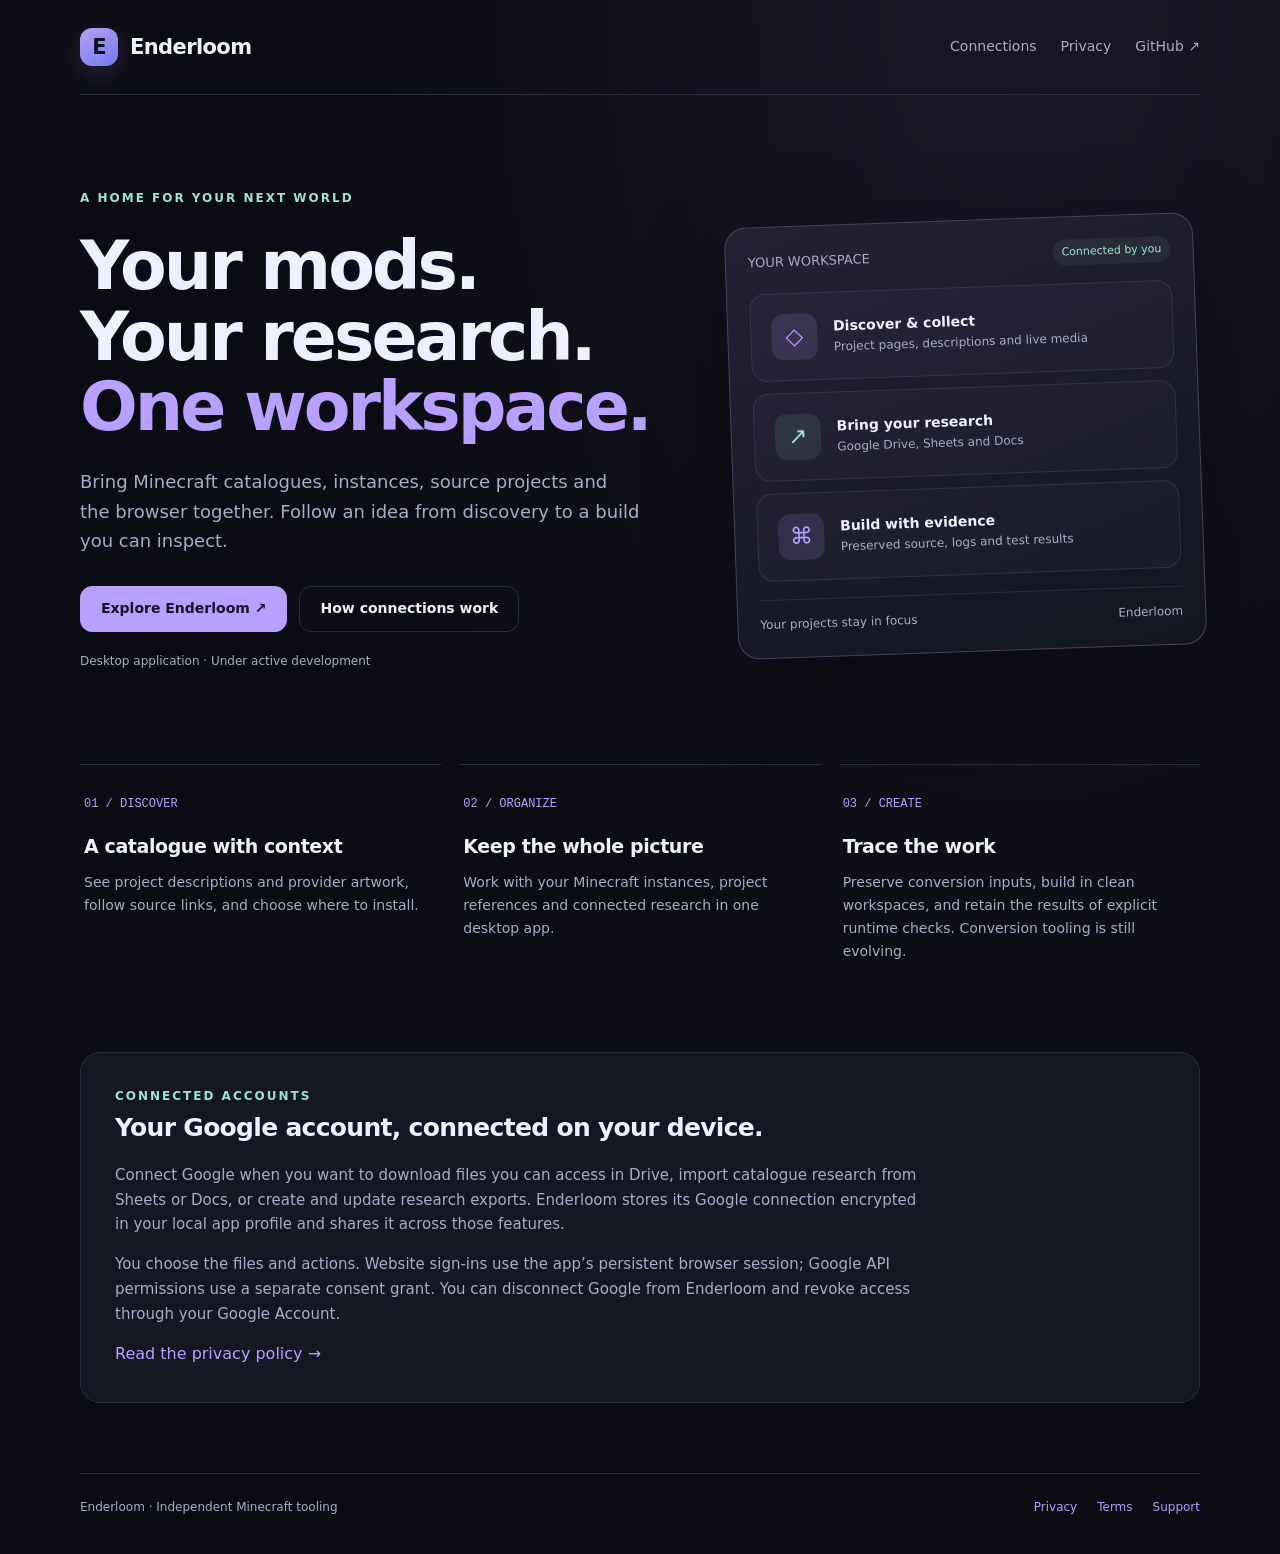
<file: index.html>
<!doctype html><html lang="en"><head><meta charset="utf-8"><meta name="robots" content="noindex,nofollow,noarchive"><meta name="viewport" content="width=device-width,initial-scale=1"><meta name="description" content="Enderloom is a desktop workspace for Minecraft catalogues, connected research, instances and mod development."><meta name="theme-color" content="#0b0c13"><title>Enderloom — Your Minecraft workspace</title><link rel="stylesheet" href="style.css"></head><body><a class="skip" href="#main">Skip to content</a><div class="wrap"><header><a class="brand" href="./"><span class="mark" aria-hidden="true">E</span>Enderloom</a><nav aria-label="Main"><a href="#connections">Connections</a><a href="privacy.html">Privacy</a><a href="https://github.com/Herbertofury/Enderloom">GitHub ↗</a></nav></header><main id="main"><section class="hero"><div><div class="eyebrow">A home for your next world</div><h1>Your mods.<br>Your research.<br><span>One workspace.</span></h1><p class="intro">Bring Minecraft catalogues, instances, source projects and the browser together. Follow an idea from discovery to a build you can inspect.</p><div class="actions"><a class="button primary" href="https://github.com/Herbertofury/Enderloom">Explore Enderloom ↗</a><a class="button" href="#connections">How connections work</a></div><p class="note">Desktop application · Under active development</p></div><div class="workspace" aria-label="Illustration of Enderloom’s connected workspace"><div class="top"><span>YOUR WORKSPACE</span><span class="status">Connected by you</span></div><div class="project"><span class="glyph" aria-hidden="true">◇</span><div><strong>Discover &amp; collect</strong><small>Project pages, descriptions and live media</small></div></div><div class="project"><span class="glyph" aria-hidden="true">↗</span><div><strong>Bring your research</strong><small>Google Drive, Sheets and Docs</small></div></div><div class="project"><span class="glyph" aria-hidden="true">⌘</span><div><strong>Build with evidence</strong><small>Preserved source, logs and test results</small></div></div><div class="rail"><span>Your projects stay in focus</span><span>Enderloom</span></div></div></section><section class="features" aria-label="Features"><article class="feature"><span class="number">01 / DISCOVER</span><h2>A catalogue with context</h2><p>See project descriptions and provider artwork, follow source links, and choose where to install.</p></article><article class="feature"><span class="number">02 / ORGANIZE</span><h2>Keep the whole picture</h2><p>Work with your Minecraft instances, project references and connected research in one desktop app.</p></article><article class="feature"><span class="number">03 / CREATE</span><h2>Trace the work</h2><p>Preserve conversion inputs, build in clean workspaces, and retain the results of explicit runtime checks. Conversion tooling is still evolving.</p></article></section><section class="account" id="connections"><div class="eyebrow">Connected accounts</div><h2>Your Google account, connected on your device.</h2><p>Connect Google when you want to download files you can access in Drive, import catalogue research from Sheets or Docs, or create and update research exports. Enderloom stores its Google connection encrypted in your local app profile and shares it across those features.</p><p>You choose the files and actions. Website sign-ins use the app’s persistent browser session; Google API permissions use a separate consent grant. You can disconnect Google from Enderloom and revoke access through your Google Account.</p><a href="privacy.html">Read the privacy policy →</a></section></main><footer><span>Enderloom · Independent Minecraft tooling</span><div><a href="privacy.html">Privacy</a><a href="terms.html">Terms</a><a href="https://github.com/Herbertofury/Enderloom/issues">Support</a></div></footer></div></body></html>
</file>
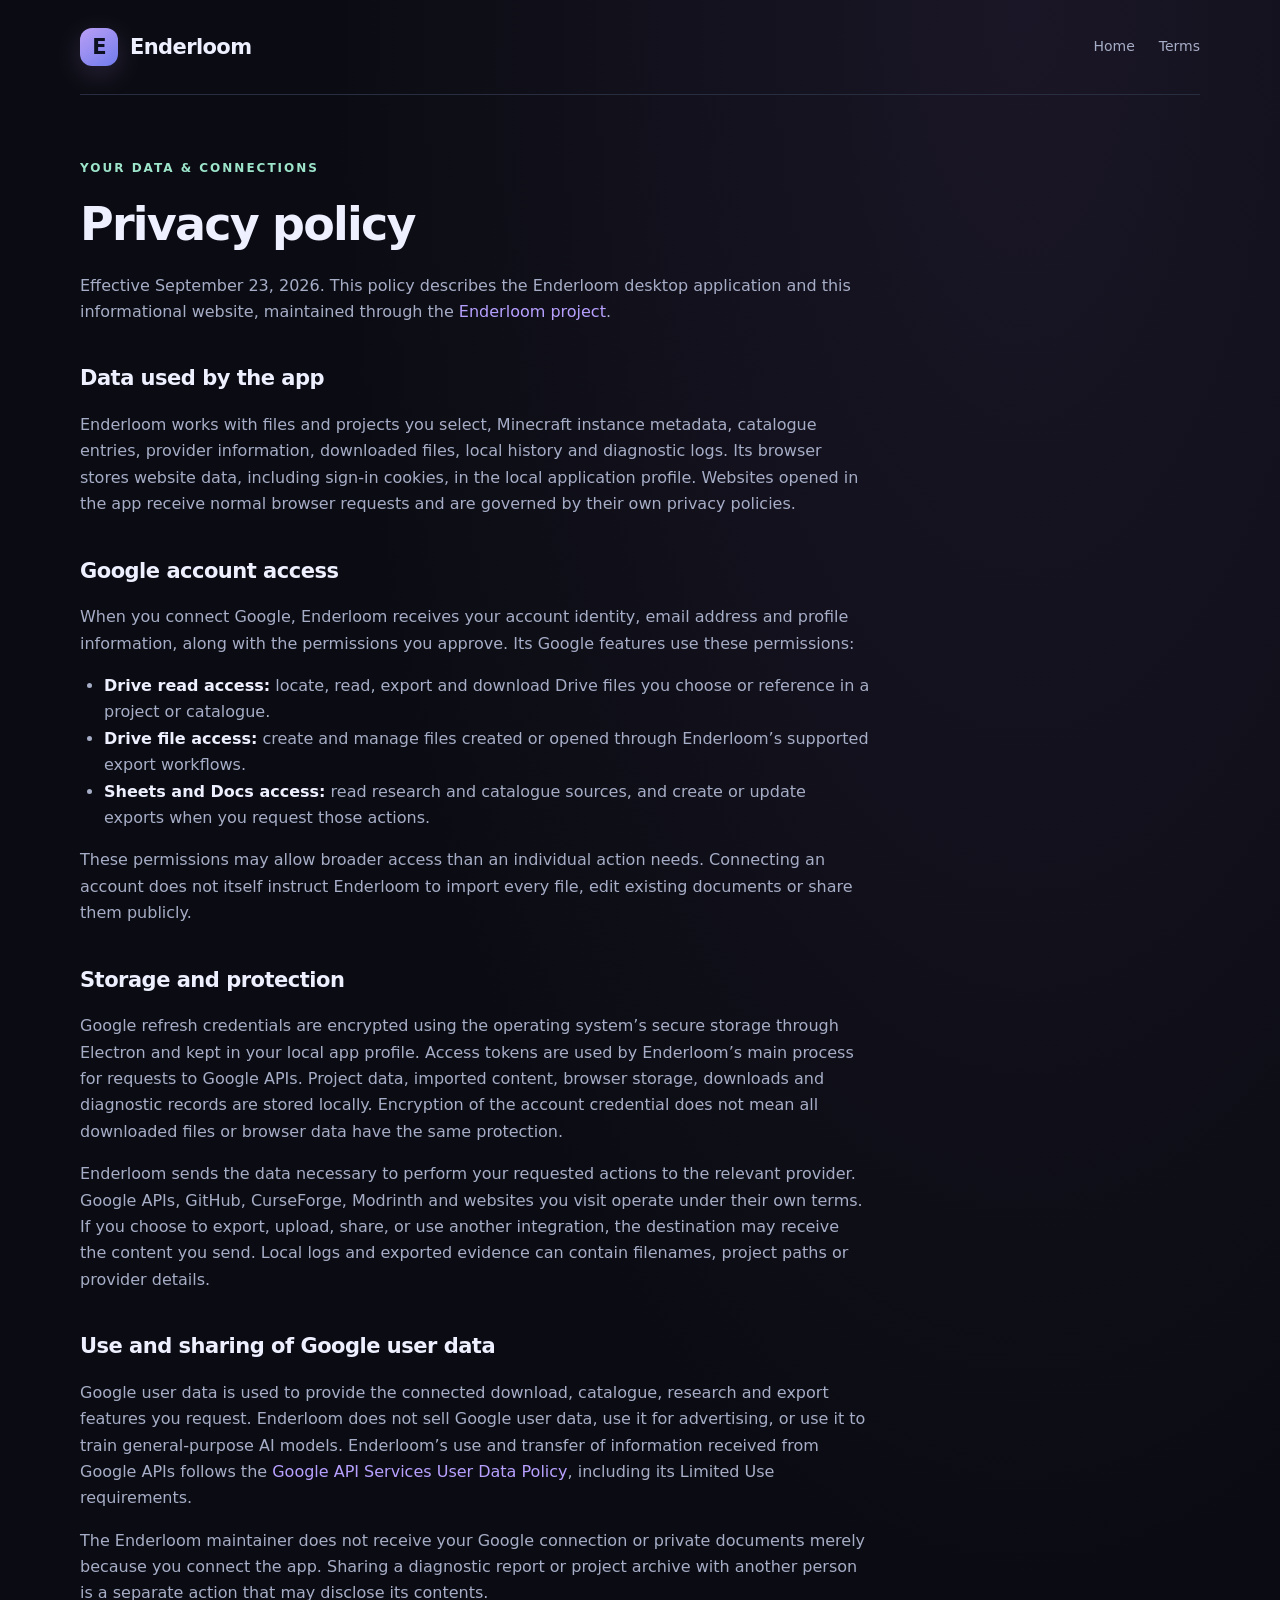
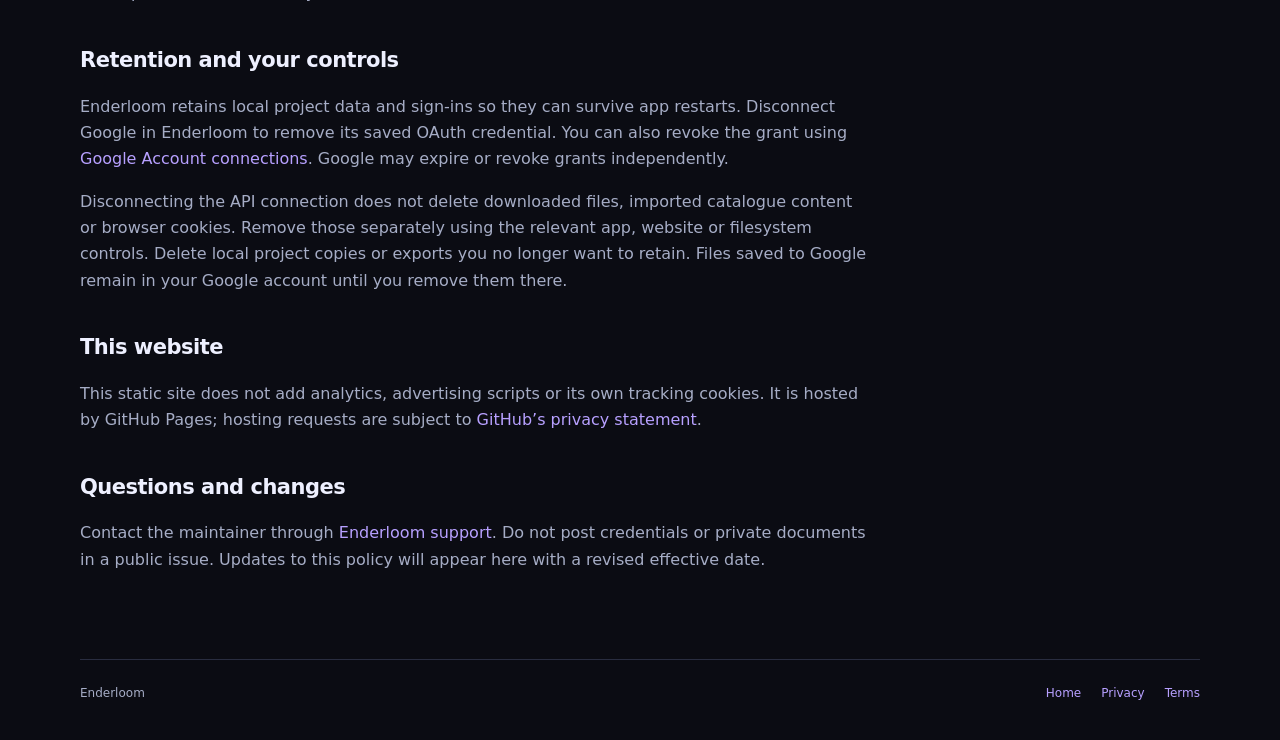
<file: privacy.html>
<!doctype html><html lang="en"><head><meta charset="utf-8"><meta name="robots" content="noindex,nofollow,noarchive"><meta name="viewport" content="width=device-width,initial-scale=1"><meta name="description" content="How Enderloom uses and stores connected Google account data, browser sessions and local project files."><title>Privacy — Enderloom</title><link rel="stylesheet" href="style.css"></head><body><div class="wrap"><header><a class="brand" href="./"><span class="mark" aria-hidden="true">E</span>Enderloom</a><nav aria-label="Main"><a href="./">Home</a><a href="terms.html">Terms</a></nav></header><main class="document" id="main"><div class="eyebrow">Your data &amp; connections</div><h1>Privacy policy</h1><p>Effective September 23, 2026. This policy describes the Enderloom desktop application and this informational website, maintained through the <a href="https://github.com/Herbertofury/Enderloom">Enderloom project</a>.</p><h2>Data used by the app</h2><p>Enderloom works with files and projects you select, Minecraft instance metadata, catalogue entries, provider information, downloaded files, local history and diagnostic logs. Its browser stores website data, including sign-in cookies, in the local application profile. Websites opened in the app receive normal browser requests and are governed by their own privacy policies.</p><h2>Google account access</h2><p>When you connect Google, Enderloom receives your account identity, email address and profile information, along with the permissions you approve. Its Google features use these permissions:</p><ul><li><strong>Drive read access:</strong> locate, read, export and download Drive files you choose or reference in a project or catalogue.</li><li><strong>Drive file access:</strong> create and manage files created or opened through Enderloom’s supported export workflows.</li><li><strong>Sheets and Docs access:</strong> read research and catalogue sources, and create or update exports when you request those actions.</li></ul><p>These permissions may allow broader access than an individual action needs. Connecting an account does not itself instruct Enderloom to import every file, edit existing documents or share them publicly.</p><h2>Storage and protection</h2><p>Google refresh credentials are encrypted using the operating system’s secure storage through Electron and kept in your local app profile. Access tokens are used by Enderloom’s main process for requests to Google APIs. Project data, imported content, browser storage, downloads and diagnostic records are stored locally. Encryption of the account credential does not mean all downloaded files or browser data have the same protection.</p><p>Enderloom sends the data necessary to perform your requested actions to the relevant provider. Google APIs, GitHub, CurseForge, Modrinth and websites you visit operate under their own terms. If you choose to export, upload, share, or use another integration, the destination may receive the content you send. Local logs and exported evidence can contain filenames, project paths or provider details.</p><h2>Use and sharing of Google user data</h2><p>Google user data is used to provide the connected download, catalogue, research and export features you request. Enderloom does not sell Google user data, use it for advertising, or use it to train general-purpose AI models. Enderloom’s use and transfer of information received from Google APIs follows the <a href="https://developers.google.com/terms/api-services-user-data-policy">Google API Services User Data Policy</a>, including its Limited Use requirements.</p><p>The Enderloom maintainer does not receive your Google connection or private documents merely because you connect the app. Sharing a diagnostic report or project archive with another person is a separate action that may disclose its contents.</p><h2>Retention and your controls</h2><p>Enderloom retains local project data and sign-ins so they can survive app restarts. Disconnect Google in Enderloom to remove its saved OAuth credential. You can also revoke the grant using <a href="https://myaccount.google.com/connections">Google Account connections</a>. Google may expire or revoke grants independently.</p><p>Disconnecting the API connection does not delete downloaded files, imported catalogue content or browser cookies. Remove those separately using the relevant app, website or filesystem controls. Delete local project copies or exports you no longer want to retain. Files saved to Google remain in your Google account until you remove them there.</p><h2>This website</h2><p>This static site does not add analytics, advertising scripts or its own tracking cookies. It is hosted by GitHub Pages; hosting requests are subject to <a href="https://docs.github.com/en/site-policy/privacy-policies/github-general-privacy-statement">GitHub’s privacy statement</a>.</p><h2>Questions and changes</h2><p>Contact the maintainer through <a href="https://github.com/Herbertofury/Enderloom/issues">Enderloom support</a>. Do not post credentials or private documents in a public issue. Updates to this policy will appear here with a revised effective date.</p></main><footer><span>Enderloom</span><div><a href="./">Home</a><a href="privacy.html">Privacy</a><a href="terms.html">Terms</a></div></footer></div></body></html>
</file>
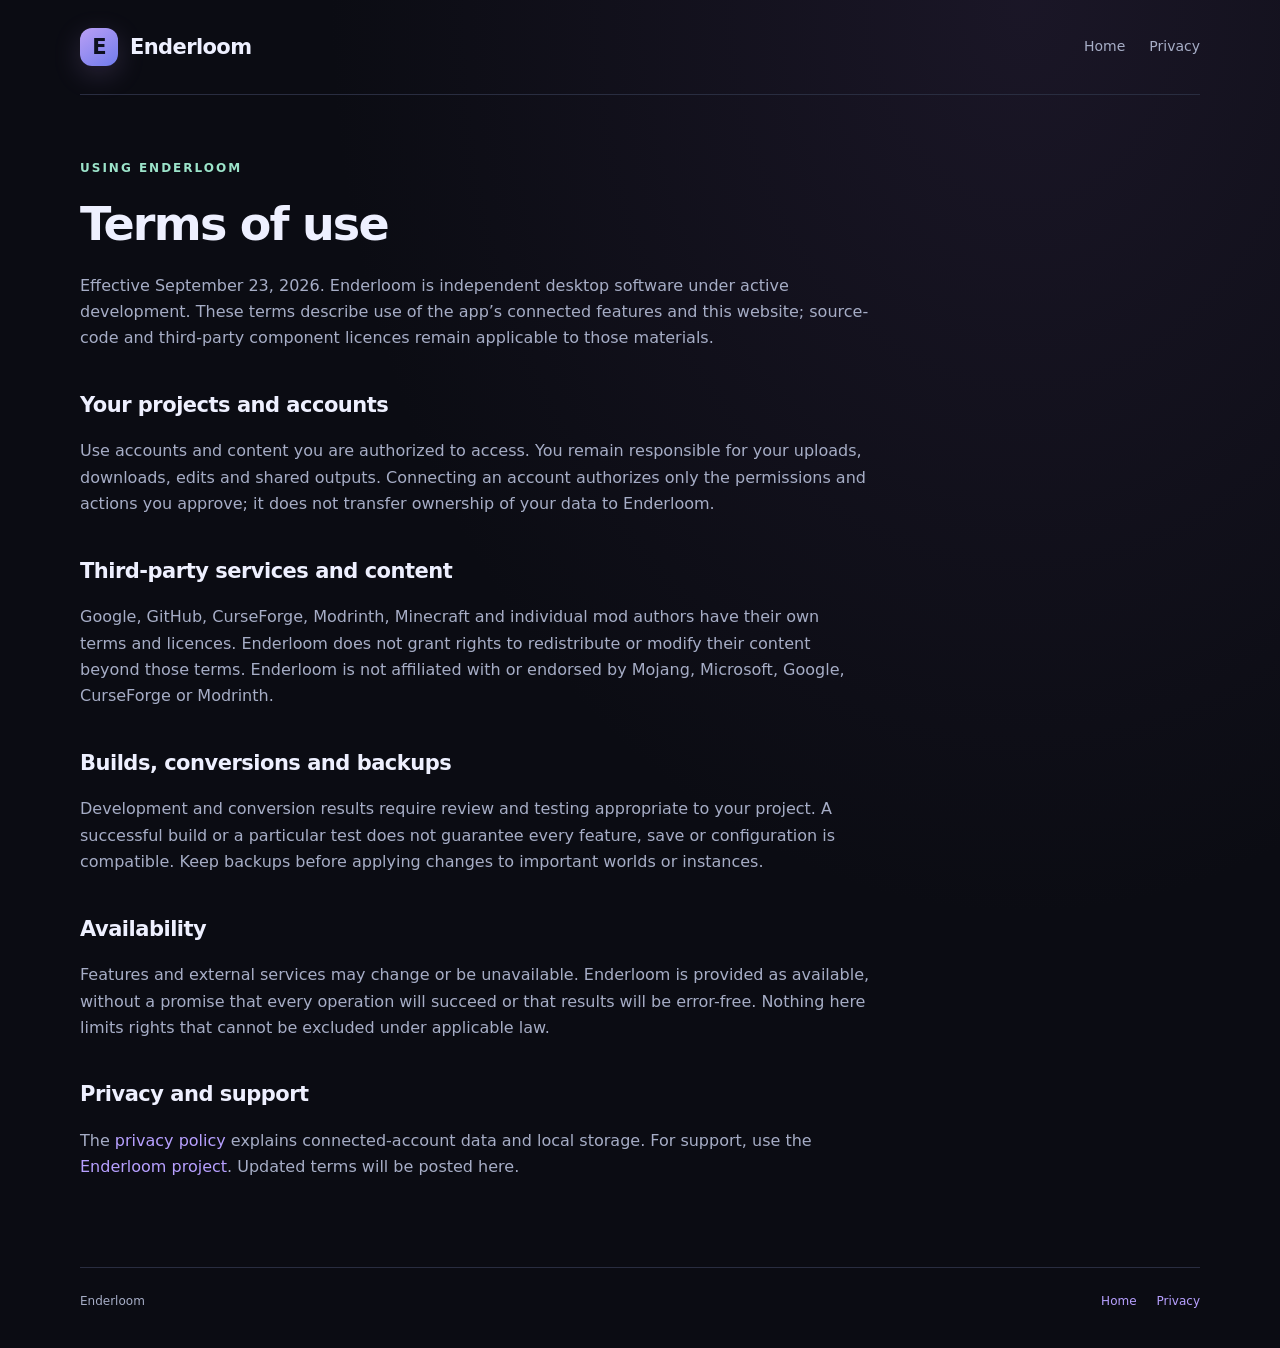
<file: terms.html>
<!doctype html><html lang="en"><head><meta charset="utf-8"><meta name="robots" content="noindex,nofollow,noarchive"><meta name="viewport" content="width=device-width,initial-scale=1"><title>Terms — Enderloom</title><link rel="stylesheet" href="style.css"></head><body><div class="wrap"><header><a class="brand" href="./"><span class="mark" aria-hidden="true">E</span>Enderloom</a><nav aria-label="Main"><a href="./">Home</a><a href="privacy.html">Privacy</a></nav></header><main class="document"><div class="eyebrow">Using Enderloom</div><h1>Terms of use</h1><p>Effective September 23, 2026. Enderloom is independent desktop software under active development. These terms describe use of the app’s connected features and this website; source-code and third-party component licences remain applicable to those materials.</p><h2>Your projects and accounts</h2><p>Use accounts and content you are authorized to access. You remain responsible for your uploads, downloads, edits and shared outputs. Connecting an account authorizes only the permissions and actions you approve; it does not transfer ownership of your data to Enderloom.</p><h2>Third-party services and content</h2><p>Google, GitHub, CurseForge, Modrinth, Minecraft and individual mod authors have their own terms and licences. Enderloom does not grant rights to redistribute or modify their content beyond those terms. Enderloom is not affiliated with or endorsed by Mojang, Microsoft, Google, CurseForge or Modrinth.</p><h2>Builds, conversions and backups</h2><p>Development and conversion results require review and testing appropriate to your project. A successful build or a particular test does not guarantee every feature, save or configuration is compatible. Keep backups before applying changes to important worlds or instances.</p><h2>Availability</h2><p>Features and external services may change or be unavailable. Enderloom is provided as available, without a promise that every operation will succeed or that results will be error-free. Nothing here limits rights that cannot be excluded under applicable law.</p><h2>Privacy and support</h2><p>The <a href="privacy.html">privacy policy</a> explains connected-account data and local storage. For support, use the <a href="https://github.com/Herbertofury/Enderloom/issues">Enderloom project</a>. Updated terms will be posted here.</p></main><footer><span>Enderloom</span><div><a href="./">Home</a><a href="privacy.html">Privacy</a></div></footer></div></body></html>
</file>
<file: style.css>
:root{color-scheme:dark;--bg:#0b0c13;--panel:#141621;--line:#292d40;--text:#eef0ff;--muted:#a6adc6;--accent:#b7a0ff;--mint:#9ce4ca;font-family:Inter,ui-sans-serif,system-ui,-apple-system,BlinkMacSystemFont,"Segoe UI",sans-serif}*{box-sizing:border-box}body{margin:0;background:radial-gradient(ellipse at 80% 0,#31254466,transparent 48%),var(--bg);color:var(--text);font-size:16px;line-height:1.65}a{color:var(--accent);text-decoration:none}a:hover{text-decoration:underline}a:focus-visible,button:focus-visible{outline:2px solid var(--mint);outline-offset:5px;border-radius:4px}.wrap{width:min(1120px,calc(100% - 48px));margin:auto}header{display:flex;align-items:center;justify-content:space-between;padding:28px 0;border-bottom:1px solid var(--line);gap:24px}.brand{display:flex;align-items:center;gap:12px;color:var(--text);font-weight:750;font-size:21px;letter-spacing:-.6px}.mark{display:grid;place-items:center;width:38px;height:38px;border-radius:12px;background:linear-gradient(145deg,#ba9ff5,#707cec);box-shadow:0 8px 28px #ad8de333;color:#0d1020;font-weight:900}nav{display:flex;gap:24px;font-size:14px}nav a{color:var(--muted)}.hero{padding:94px 0 80px;display:grid;grid-template-columns:1.25fr 1fr;gap:65px;align-items:center}.eyebrow{color:var(--mint);font-size:12px;letter-spacing:2px;font-weight:700;text-transform:uppercase}h1{font-size:clamp(40px,5.6vw,68px);line-height:1.04;letter-spacing:-3px;margin:22px 0 24px;font-weight:740}h1 span{color:var(--accent)}.intro{max-width:560px;font-size:18px;color:var(--muted)}.actions{display:flex;flex-wrap:wrap;gap:12px;margin:30px 0 20px}.button{display:inline-flex;align-items:center;justify-content:center;min-height:46px;padding:10px 20px;border:1px solid var(--line);border-radius:12px;color:var(--text);font-size:14px;font-weight:650}.button.primary{color:#171225;background:var(--accent);border-color:var(--accent)}.note{font-size:12px;color:var(--muted)}.workspace{border:1px solid #49435d;border-radius:22px;background:linear-gradient(160deg,#242033,#111620);box-shadow:0 24px 90px #0005;padding:22px;transform:rotate(-2deg)}.workspace .top{display:flex;align-items:center;justify-content:space-between;padding-bottom:18px;font-size:13px;color:var(--muted)}.status{font-size:11px;color:var(--mint);background:#9ce4ca12;padding:4px 9px;border-radius:20px}.project{padding:20px;border:1px solid #9388b32f;border-radius:16px;background:#b3a0e408;margin-bottom:12px;display:flex;gap:16px;align-items:center}.project .glyph{height:46px;width:46px;flex:none;border-radius:12px;display:grid;place-items:center;background:#b7a0ff22;color:var(--accent);font-size:23px}.project:nth-child(3) .glyph{background:#9ce4ca18;color:var(--mint)}.project strong{display:block;font-size:14px}.project small{display:block;font-size:12px;color:var(--muted)}.rail{font-size:12px;border-top:1px solid var(--line);padding-top:15px;margin-top:18px;display:flex;justify-content:space-between;color:var(--muted)}.features{display:grid;grid-template-columns:repeat(3,1fr);gap:18px;padding:0 0 65px}.feature{border-top:1px solid var(--line);padding:24px 4px}.feature .number{color:var(--accent);font:12px ui-monospace,monospace}.feature h2{font-size:19px;letter-spacing:-.4px;margin:16px 0 8px}.feature p{color:var(--muted);font-size:14px;margin:0}.account{border:1px solid var(--line);background:var(--panel);padding:34px;border-radius:20px;margin:0 0 70px}.account h2{margin:0 0 10px;letter-spacing:-.7px;font-size:25px}.account p{max-width:810px;color:var(--muted);font-size:15px}.document{max-width:790px;padding:64px 0 70px}.document h1{font-size:46px;letter-spacing:-1.8px}.document h2{font-size:21px;margin:36px 0 12px;letter-spacing:-.5px}.document p,.document li{color:var(--muted)}.document ul{padding-left:24px}.document strong{color:var(--text)}footer{border-top:1px solid var(--line);padding:24px 0 36px;display:flex;justify-content:space-between;gap:24px;color:var(--muted);font-size:12px}footer div{display:flex;gap:20px}.skip{position:absolute;top:-100px}.skip:focus{top:8px;background:var(--bg);padding:8px;z-index:10}@media(max-width:780px){.hero{grid-template-columns:1fr;gap:40px;padding:62px 0 50px}.workspace{transform:none;max-width:520px}.features{grid-template-columns:1fr;gap:0}.feature{padding:24px 0}.wrap{width:min(1120px,calc(100% - 36px))}h1{letter-spacing:-1.8px}header{padding:22px 0}nav{gap:14px}.account{padding:24px}footer{flex-direction:column;gap:10px}.document h1{font-size:36px}}
@media(max-width:480px){header{gap:12px}.brand{font-size:18px;gap:10px}.mark{width:34px;height:34px}nav{font-size:12px;gap:12px}nav a{white-space:nowrap}}
</file>
